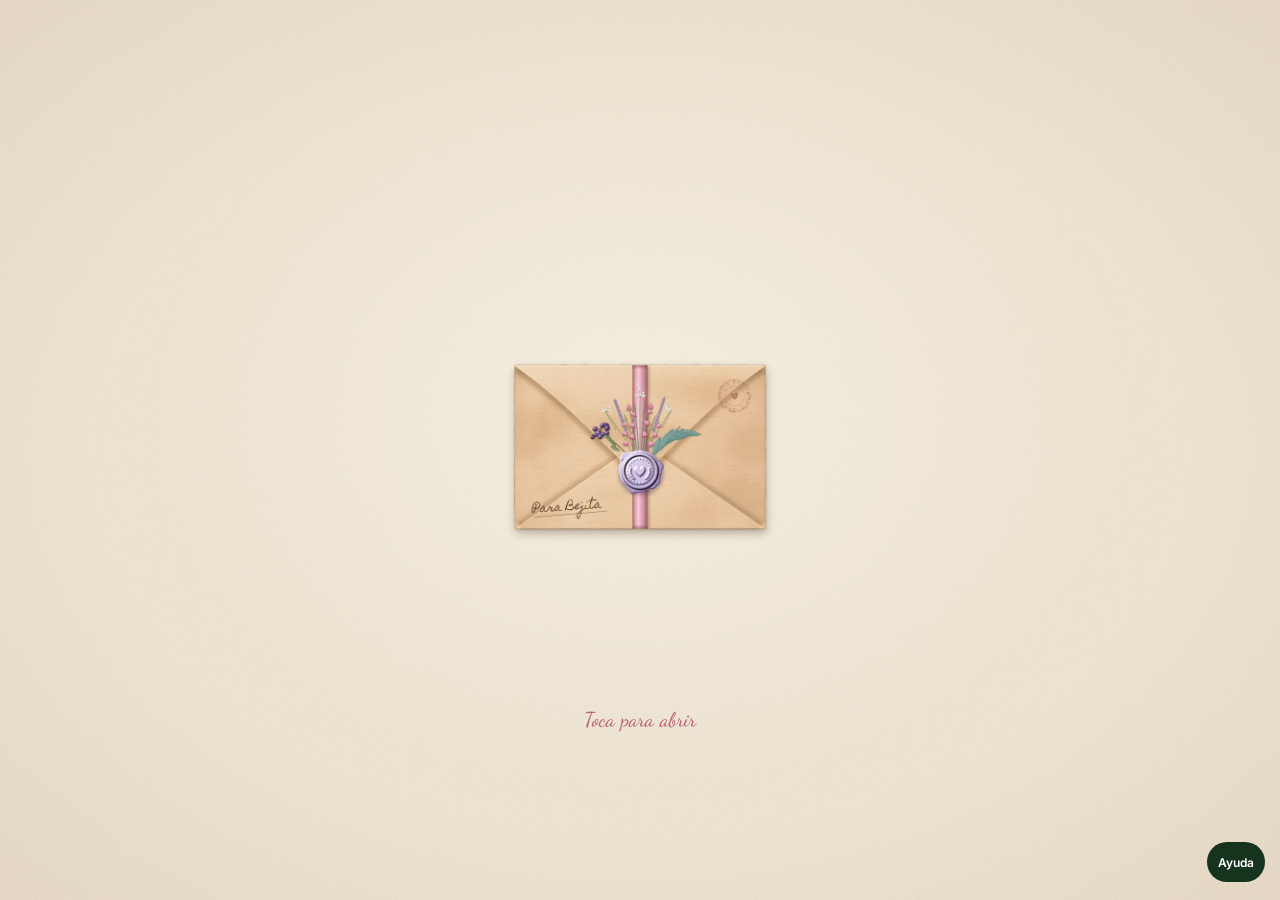
<file: index.html>
<!doctype html>
<html lang="es">
<head>
  <meta charset="utf-8">
  <meta name="viewport" content="width=device-width, initial-scale=1, viewport-fit=cover">
  <title>Canciones para ti</title>
  <meta name="description" content="Un mixtape para Bejita">
  <!-- regalo privado: que no aparezca en buscadores -->
  <meta name="robots" content="noindex, nofollow">
  <meta name="theme-color" content="#EFE5D3">
  <!-- Vista previa para WhatsApp y redes (los rastreadores no ejecutan JS, por eso va aquí) -->
  <meta property="og:type" content="website">
  <meta property="og:title" content="Canciones para ti 💌">
  <meta property="og:description" content="Un mixtape para Bejita">
  <meta property="og:image" content="img/og-image.jpg">
  <meta property="og:image:width" content="1200">
  <meta property="og:image:height" content="630">
  <link rel="icon" href="data:image/svg+xml,%3Csvg xmlns='http://www.w3.org/2000/svg' viewBox='0 0 32 32'%3E%3Cpath fill='%23F7A8C0' d='M16 28.5S3.5 21 3.5 11.8A6.8 6.8 0 0 1 16 8.1a6.8 6.8 0 0 1 12.5 3.7C28.5 21 16 28.5 16 28.5z'/%3E%3C/svg%3E">
  <link rel="stylesheet" href="css/styles.css?v=9">
  <!-- lo primero que se ve: el sobre; se pide antes que todo lo demás -->
  <link rel="preload" href="img/sobre-cerrado.webp?v=9" as="image" type="image/webp" fetchpriority="high">
  <link rel="preload" href="img/sobre-abierto.webp?v=9" as="image" type="image/webp">
</head>
<body data-screen="LOADING">

  <!-- MAIN: montada desde el inicio, debajo de todo -->
  <main class="main" id="main" inert aria-hidden="true">
    <div class="room" id="room" aria-hidden="true"></div>
    <section class="card" id="card" aria-labelledby="title">
      <div class="card__inner">
        <span class="arc arc--tl" aria-hidden="true"></span>
        <p class="eyebrow" id="eyebrow"></p>
        <h1 class="title" id="title"></h1>

        <div class="cassette" id="cassette" role="button" tabindex="0" aria-pressed="false">
          <!-- capas: interior (cinta) → carretes que giran → carcasa con el vidrio de la ventana -->
          <img class="cassette__inside" id="cassetteInside" alt="" decoding="async" draggable="false">
          <img class="reel reel--l" id="reelL" alt="" decoding="async" draggable="false">
          <img class="reel reel--r" id="reelR" alt="" decoding="async" draggable="false">
          <img class="cassette__img" id="cassetteImg" alt="" decoding="async" draggable="false">
        </div>

        <div class="bottom">
          <div class="tracks">
            <ol class="tracklist" id="tracklist"></ol>
            <p class="status" id="status" aria-live="polite"></p>
          </div>
          <div class="side">
            <aside class="note" aria-labelledby="noteLabel">
              <span class="washi" aria-hidden="true"></span>
              <p class="label note__label" id="noteLabel"></p>
              <div class="note__body" id="noteBody"></div>
            </aside>
          </div>
        </div>

        <!-- Secciones de amor: razones, futuro y promesa (se construyen desde config.js) -->
        <div class="love" id="love"></div>

        <div class="card__footer">
          <button class="finish" id="finish" type="button"></button>
        </div>
        <span class="arc arc--br" aria-hidden="true"></span>
      </div>
    </section>
  </main>

  <!-- ENVELOPE -->
  <section class="envelope" id="envelope" role="button" tabindex="-1">
    <div class="envelope__wrap" id="envWrap">
      <div class="envelope__float" id="envFloat">
        <img class="envelope__img envelope__img--closed" id="envClosed" alt="" decoding="async" draggable="false">
        <img class="envelope__img envelope__img--open" id="envOpen" alt="" decoding="async" draggable="false">
      </div>
    </div>
    <p class="tap tap--open" id="tapOpen" aria-hidden="true"></p>
  </section>

  <!-- Muro de flores (se crea y se destruye desde JS) -->
  <div class="wall-host" id="wallHost"></div>

  <!-- PANEL "Hay más aquí" -->
  <div class="panel" id="panel" role="dialog" aria-modal="true" hidden>
    <div class="panel__scroll" id="panelScroll">
      <button class="letter-card" id="letterCard" type="button">
        <span class="label letter-card__label" id="letterLabel"></span>
        <span class="letter-card__title" id="letterTitle"></span>
        <span class="letter-card__sub" id="letterSub"></span>
        <span class="letter-card__from" id="letterFrom"></span>
      </button>

      <div class="voice" id="voice" hidden>
        <button class="voice__btn" id="voiceBtn" type="button">
          <svg class="i-play" viewBox="0 0 10 12" width="12" height="14" aria-hidden="true"><path d="M0 0L10 6L0 12Z" fill="currentColor"/></svg>
          <svg class="i-pause" viewBox="0 0 10 12" width="12" height="14" aria-hidden="true"><rect width="3.4" height="12" rx="1" fill="currentColor"/><rect x="6.6" width="3.4" height="12" rx="1" fill="currentColor"/></svg>
        </button>
        <span class="voice__text">
          <span class="voice__title" id="voiceTitle"></span>
          <span class="voice__hint" id="voiceHint"></span>
        </span>
        <span class="wave" id="wave" aria-hidden="true"></span>
        <span class="voice__time" id="voiceTime">0:15</span>
      </div>

      <section class="bouquet" id="bouquet" aria-labelledby="bouquetTitle">
        <h2 class="bouquet__title" id="bouquetTitle"></h2>
        <p class="label bouquet__from" id="bouquetFrom"></p>
        <div class="bouquet__rise" id="bouquetRise">
          <img class="bouquet__img" id="bouquetImg" alt="" decoding="async" draggable="false">
        </div>
      </section>

      <section class="player" id="player">
        <img class="player__cover" id="playerCover" alt="" decoding="async">
        <div class="player__text">
          <p class="player__title" id="playerTitle"></p>
          <p class="player__artist" id="playerArtist"></p>
          <div class="player__progress">
            <div class="seek" id="seek" role="slider" tabindex="0" aria-valuemin="0" aria-valuemax="0" aria-valuenow="0">
              <span class="seek__fill" id="seekFill"></span>
            </div>
            <span class="player__time" id="playerTime">0:00</span>
          </div>
        </div>
        <div class="player__controls">
          <svg class="player__icon" viewBox="0 0 20 20" width="20" height="20" aria-hidden="true"><circle cx="10" cy="10" r="9" fill="none" stroke="#fff" stroke-width="1.4"/><path d="M6 10.4l2.6 2.5L14 7.6" fill="none" stroke="#fff" stroke-width="1.6" stroke-linecap="round" stroke-linejoin="round"/></svg>
          <svg class="player__icon" viewBox="0 0 20 20" width="20" height="20" aria-hidden="true"><circle cx="4" cy="10" r="1.7" fill="#fff"/><circle cx="10" cy="10" r="1.7" fill="#fff"/><circle cx="16" cy="10" r="1.7" fill="#fff"/></svg>
          <button class="player__play" id="playerPlay" type="button">
            <svg class="i-play" viewBox="0 0 10 12" width="11" height="13" aria-hidden="true"><path d="M0 0L10 6L0 12Z" fill="currentColor"/></svg>
            <svg class="i-pause" viewBox="0 0 10 12" width="11" height="13" aria-hidden="true"><rect width="3.4" height="12" rx="1" fill="currentColor"/><rect x="6.6" width="3.4" height="12" rx="1" fill="currentColor"/></svg>
          </button>
        </div>
        <svg class="player__badge" viewBox="0 0 14 14" width="14" height="14" aria-hidden="true"><path d="M5 10.6V2.4l7-1.4v8" fill="none" stroke="#fff" stroke-width="1.3" stroke-linejoin="round"/><ellipse cx="3.4" cy="10.8" rx="2" ry="1.6" fill="#fff"/><ellipse cx="10.4" cy="9.4" rx="2" ry="1.6" fill="#fff"/></svg>
      </section>

      <div class="video" id="video" hidden></div>
    </div>
  </div>

  <!-- Letra en español, sincronizada con la canción (se llena en js/letra.js) -->
  <section class="lyrics" id="lyrics" aria-live="off">
    <svg class="lyrics__note" viewBox="0 0 24 24" width="22" height="22" aria-hidden="true"><path d="M9 17.5V5.2l10-2v11.6" fill="none" stroke="currentColor" stroke-width="1.6" stroke-linejoin="round"/><ellipse cx="6.6" cy="17.6" rx="2.9" ry="2.3" fill="currentColor"/><ellipse cx="16.6" cy="15" rx="2.9" ry="2.3" fill="currentColor"/></svg>
    <p class="lyrics__text" id="lyricsText"></p>
    <p class="lyrics__echo" id="lyricsEcho"></p>
    <span class="lyrics__bar" id="lyricsBar" aria-hidden="true"></span>
  </section>

  <!-- Flotantes -->
  <button class="heart" id="heart" type="button" aria-haspopup="dialog" aria-controls="panel" aria-expanded="false">
    <svg viewBox="0 0 32 32" width="20" height="20" aria-hidden="true"><path fill="currentColor" d="M16 28.5S3.5 21 3.5 11.8A6.8 6.8 0 0 1 16 8.1a6.8 6.8 0 0 1 12.5 3.7C28.5 21 16 28.5 16 28.5z"/></svg>
  </button>
  <button class="pill" id="pill" type="button" aria-haspopup="dialog" aria-controls="panel"></button>
  <div class="help" id="help">
    <div class="help__bubble" id="helpBubble" role="tooltip" hidden></div>
    <button class="help__btn" id="helpBtn" type="button" aria-expanded="false" aria-controls="helpBubble"></button>
  </div>

  <!-- Modal de la carta -->
  <div class="modal" id="modal" role="dialog" aria-modal="true" aria-labelledby="modalTitle" hidden>
    <div class="modal__overlay" id="modalOverlay"></div>
    <article class="modal__sheet" id="modalSheet">
      <button class="modal__close" id="modalClose" type="button">
        <svg viewBox="0 0 16 16" width="16" height="16" aria-hidden="true"><path d="M3 3l10 10M13 3L3 13" stroke="currentColor" stroke-width="1.6" stroke-linecap="round"/></svg>
      </button>
      <h2 class="modal__title" id="modalTitle"></h2>
      <div class="modal__body" id="modalBody"></div>
      <p class="modal__sign" id="modalSign"></p>
    </article>
  </div>

  <script src="js/config.js?v=9"></script>
  <script src="js/letra.js?v=9"></script>
  <script src="js/vendor/gsap.min.js"></script>
  <script src="js/main.js?v=9"></script>
</body>
</html>
</file>
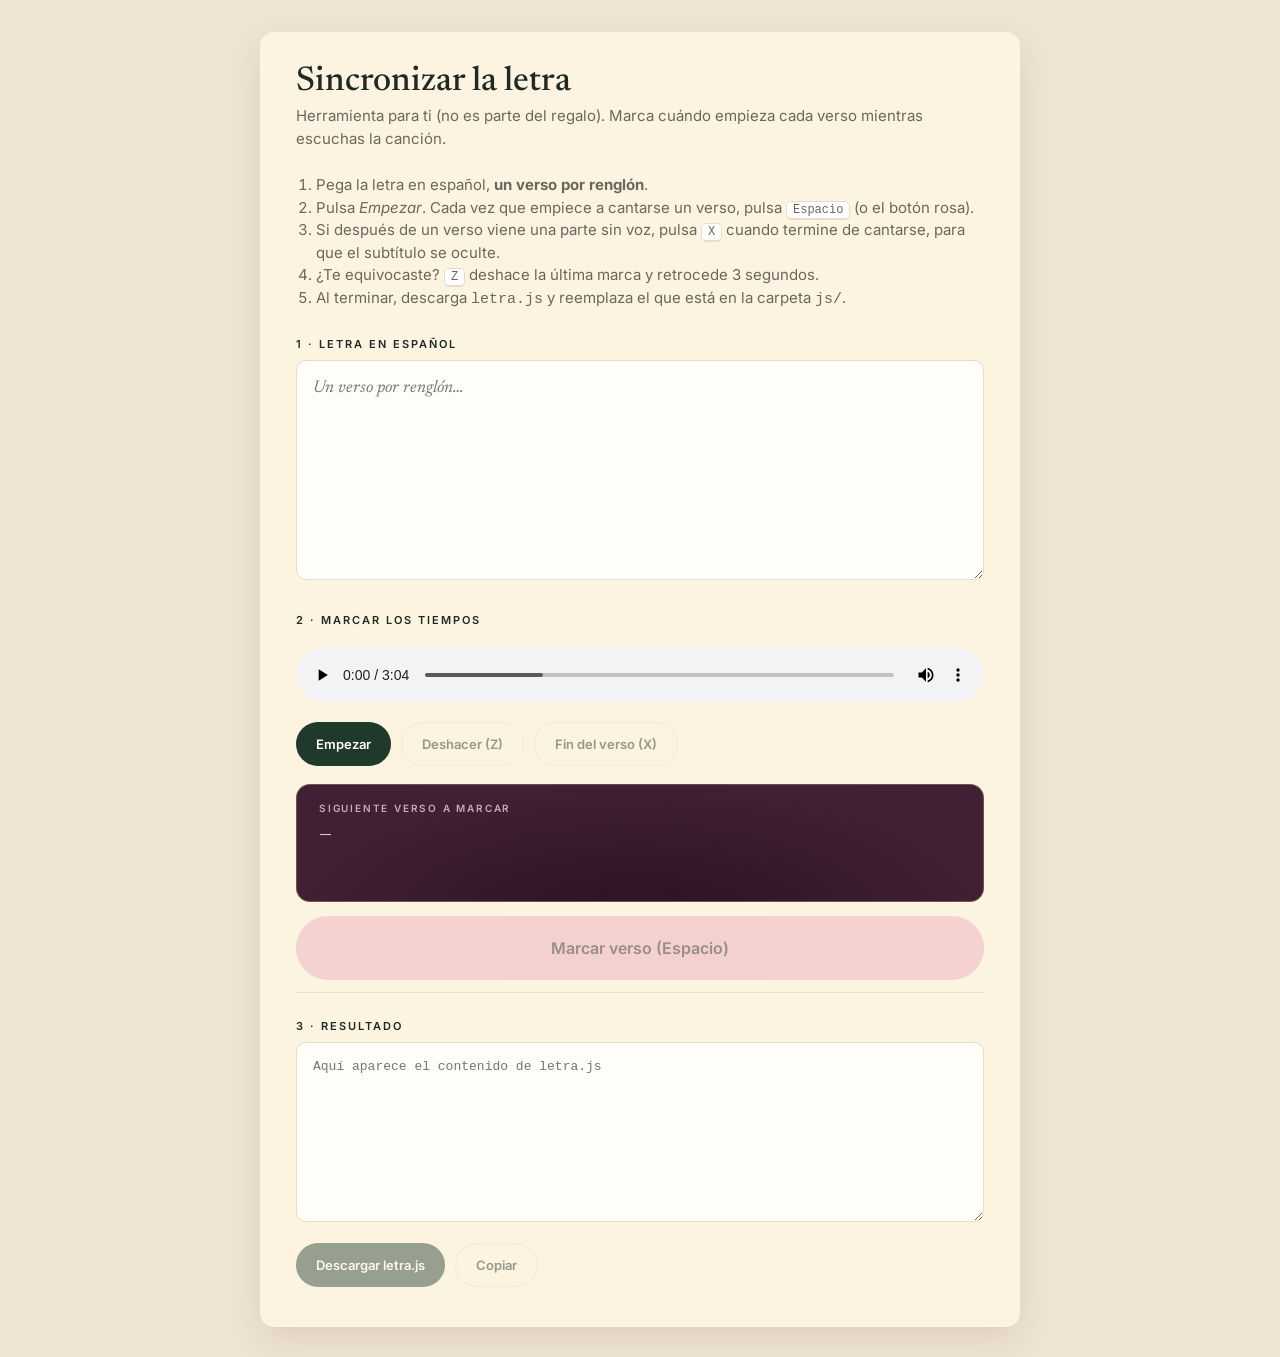
<file: sincronizar.html>
<!doctype html>
<html lang="es">
<head>
  <meta charset="utf-8">
  <meta name="viewport" content="width=device-width, initial-scale=1">
  <title>Sincronizar letra</title>
  <meta name="robots" content="noindex">
  <link rel="preconnect" href="https://fonts.googleapis.com">
  <link rel="preconnect" href="https://fonts.gstatic.com" crossorigin>
  <link rel="stylesheet" href="https://fonts.googleapis.com/css2?family=Inter:wght@400;500;600&family=Newsreader:ital,opsz,wght@0,6..72,500;1,6..72,400&display=swap">
  <style>
    :root {
      --paper: #FCF3E1;
      --ink: #1F2A22;
      --ink-soft: #6E665C;
      --rule: #E6DDCB;
      --plum: #402033;
      --plum-deep: #2A1222;
      --cream: #F6E9DF;
      --green: #1F3A2A;
      --focus: #E58FAA;
    }
    * { box-sizing: border-box; }
    body {
      margin: 0;
      background: #EFE5D3;
      color: var(--ink);
      font: 15px/1.5 Inter, system-ui, sans-serif;
    }
    main {
      max-width: 760px;
      margin: 32px auto;
      padding: 32px 36px 40px;
      background: var(--paper);
      border-radius: 14px;
      box-shadow: 0 12px 36px rgba(120, 70, 60, .14);
    }
    h1 { margin: 0 0 4px; font: 500 34px/1.1 Newsreader, Georgia, serif; }
    .lead { margin: 0 0 24px; color: var(--ink-soft); }
    h2 {
      margin: 28px 0 10px;
      font: 600 11px/1 Inter, sans-serif;
      letter-spacing: .18em;
      text-transform: uppercase;
    }
    ol.steps { margin: 0; padding-left: 20px; color: var(--ink-soft); }
    textarea {
      width: 100%;
      min-height: 220px;
      padding: 14px 16px;
      border: 1px solid var(--rule);
      border-radius: 10px;
      background: #FFFDF8;
      color: var(--ink);
      font: italic 17px/1.6 Newsreader, Georgia, serif;
      resize: vertical;
    }
    textarea.code { min-height: 180px; font: 13px/1.5 ui-monospace, Consolas, monospace; font-style: normal; }
    audio { width: 100%; margin-top: 12px; }
    .row { display: flex; flex-wrap: wrap; gap: 10px; align-items: center; margin-top: 14px; }
    button {
      min-height: 44px;
      padding: 0 20px;
      border: 0;
      border-radius: 999px;
      background: var(--green);
      color: #fff;
      font: 600 13px Inter, sans-serif;
      cursor: pointer;
    }
    button.ghost { background: transparent; color: var(--ink); border: 1px solid var(--rule); }
    button:disabled { opacity: .45; cursor: not-allowed; }
    button:focus-visible, textarea:focus-visible { outline: 2px solid var(--focus); outline-offset: 2px; }
    .stage {
      margin-top: 18px;
      padding: 18px 22px;
      border-radius: 14px;
      background: radial-gradient(ellipse at 50% 120%, var(--plum-deep), var(--plum) 70%);
      color: var(--cream);
      border: 1px solid rgba(233, 200, 142, .3);
    }
    .stage small { display: block; color: #C9A9B6; font: 600 10px/1 Inter, sans-serif; letter-spacing: .18em; text-transform: uppercase; }
    .stage p { margin: 8px 0 0; font: italic 20px/1.35 Newsreader, Georgia, serif; min-height: 27px; }
    .stage .next { opacity: .5; font-size: 16px; }
    .mark {
      width: 100%;
      min-height: 64px;
      margin-top: 14px;
      font-size: 16px;
      background: #E7A9BA;
      color: var(--plum-deep);
    }
    .status { color: var(--ink-soft); font-size: 13px; }
    ul.marks { list-style: none; margin: 12px 0 0; padding: 0; max-height: 240px; overflow: auto; border-top: 1px solid var(--rule); }
    ul.marks li { display: grid; grid-template-columns: 64px 1fr; gap: 12px; padding: 6px 0; border-bottom: 1px solid var(--rule); font-size: 14px; }
    ul.marks time { font-variant-numeric: tabular-nums; color: var(--ink-soft); }
    kbd { padding: 1px 6px; border: 1px solid var(--rule); border-bottom-width: 2px; border-radius: 5px; background: #fff; font: 12px ui-monospace, Consolas, monospace; }
    @media (max-width: 600px) { main { margin: 0; border-radius: 0; padding: 24px 20px; } }
  </style>
</head>
<body>
  <main>
    <h1>Sincronizar la letra</h1>
    <p class="lead">Herramienta para ti (no es parte del regalo). Marca cuándo empieza cada verso mientras escuchas la canción.</p>

    <ol class="steps">
      <li>Pega la letra en español, <strong>un verso por renglón</strong>.</li>
      <li>Pulsa <em>Empezar</em>. Cada vez que empiece a cantarse un verso, pulsa <kbd>Espacio</kbd> (o el botón rosa).</li>
      <li>Si después de un verso viene una parte sin voz, pulsa <kbd>X</kbd> cuando termine de cantarse, para que el subtítulo se oculte.</li>
      <li>¿Te equivocaste? <kbd>Z</kbd> deshace la última marca y retrocede 3 segundos.</li>
      <li>Al terminar, descarga <code>letra.js</code> y reemplaza el que está en la carpeta <code>js/</code>.</li>
    </ol>

    <h2>1 · Letra en español</h2>
    <textarea id="verses" placeholder="Un verso por renglón…" spellcheck="false"></textarea>

    <h2>2 · Marcar los tiempos</h2>
    <audio id="audio" controls preload="metadata"></audio>
    <div class="row">
      <button id="start" type="button">Empezar</button>
      <button id="undo" type="button" class="ghost" disabled>Deshacer (Z)</button>
      <button id="end" type="button" class="ghost" disabled>Fin del verso (X)</button>
      <span class="status" id="status"></span>
    </div>
    <div class="stage" aria-live="polite">
      <small>Siguiente verso a marcar</small>
      <p id="nextLine">—</p>
      <p class="next" id="afterLine"></p>
    </div>
    <button id="mark" type="button" class="mark" disabled>Marcar verso (Espacio)</button>
    <ul class="marks" id="marks"></ul>

    <h2>3 · Resultado</h2>
    <textarea id="output" class="code" readonly placeholder="Aquí aparece el contenido de letra.js"></textarea>
    <div class="row">
      <button id="download" type="button" disabled>Descargar letra.js</button>
      <button id="copy" type="button" class="ghost" disabled>Copiar</button>
    </div>
  </main>

  <script src="js/config.js"></script>
  <script>
  (function () {
    'use strict';
    var $ = function (id) { return document.getElementById(id); };
    var audio = $('audio'), versesEl = $('verses'), output = $('output'), marksEl = $('marks');
    var track = (window.CONFIG && window.CONFIG.tracks && window.CONFIG.tracks[0]) || { n: '01', src: './musica/dream-girl.mp3' };
    audio.src = track.src;

    var verses = [], marks = [], running = false; // marks: { i, t, fin }

    function fmt(s) { s = Math.max(0, s); var m = Math.floor(s / 60); var r = (s - m * 60).toFixed(2); return m + ':' + (r < 10 ? '0' : '') + r; }
    function readVerses() {
      return versesEl.value.split(/\r?\n/).map(function (l) { return l.trim(); }).filter(Boolean);
    }
    function render() {
      var next = verses[marks.length];
      $('nextLine').textContent = running ? (next || '¡Listo! Ya marcaste todos los versos.') : (verses[0] || '—');
      $('afterLine').textContent = running && verses[marks.length + 1] ? verses[marks.length + 1] : '';
      $('mark').disabled = !running || !next;
      $('undo').disabled = !running || !marks.length;
      $('end').disabled = !running || !marks.length || marks[marks.length - 1].fin != null;
      $('status').textContent = running ? (marks.length + ' de ' + verses.length + ' versos marcados') : '';
      marksEl.innerHTML = '';
      marks.forEach(function (m) {
        var li = document.createElement('li');
        var time = document.createElement('time');
        time.textContent = fmt(m.t);
        var span = document.createElement('span');
        span.textContent = verses[m.i];
        li.append(time, span);
        marksEl.appendChild(li);
      });
      marksEl.scrollTop = marksEl.scrollHeight;
      buildOutput();
    }
    function buildOutput() {
      if (!marks.length) { output.value = ''; $('download').disabled = $('copy').disabled = true; return; }
      var rows = marks.map(function (m, k) {
        var nxt = marks[k + 1];
        var fin = m.fin != null ? m.fin : (nxt ? Math.max(m.t + 0.5, nxt.t - 0.1) : m.t + 5);
        return '    { t: ' + m.t.toFixed(2) + ', fin: ' + fin.toFixed(2) + ', texto: ' + JSON.stringify(verses[m.i]) + ' }, // ' + fmt(m.t);
      });
      output.value =
        '/*\n * LETRA EN ESPAÑOL, sincronizada con la canción (generada con sincronizar.html).\n' +
        ' * t = segundo en que empieza el verso, fin = segundo en que termina.\n */\n' +
        'window.LETRAS = {\n  ' + JSON.stringify(track.n || '01') + ': [\n' + rows.join('\n') + '\n  ]\n};\n';
      $('download').disabled = $('copy').disabled = false;
    }
    function markVerse() {
      if (!running || marks.length >= verses.length) return;
      var t = Math.max(0, audio.currentTime - 0.08); // compensa el tiempo de reacción
      var prev = marks[marks.length - 1];
      if (prev && t <= prev.t + 0.15) {
        $('status').textContent = 'Espera a que empiece el siguiente verso (va después de ' + fmt(prev.t) + ').';
        return;
      }
      if (prev && prev.fin != null && prev.fin > t) prev.fin = t;
      marks.push({ i: marks.length, t: t, fin: null });
      render();
    }
    function endVerse() {
      var last = marks[marks.length - 1];
      if (!running || !last || last.fin != null) return;
      last.fin = Math.max(last.t + 0.3, audio.currentTime);
      render();
    }
    function undo() {
      if (!marks.length) return;
      var last = marks.pop();
      var prev = marks[marks.length - 1];
      if (prev) prev.fin = null;
      audio.currentTime = Math.max(prev ? prev.t + 0.2 : 0, last.t - 3);
      render();
    }

    $('start').addEventListener('click', function () {
      verses = readVerses();
      if (!verses.length) { versesEl.focus(); $('status').textContent = 'Primero pega la letra (un verso por renglón).'; return; }
      marks = [];
      running = true;
      audio.currentTime = 0;
      audio.play();
      render();
      $('mark').focus();
    });
    $('mark').addEventListener('click', markVerse);
    $('end').addEventListener('click', endVerse);
    $('undo').addEventListener('click', undo);
    document.addEventListener('keydown', function (e) {
      if (!running || e.target === versesEl || e.target === output) return;
      if (e.code === 'Space') { e.preventDefault(); markVerse(); }
      else if (e.key === 'x' || e.key === 'X') { e.preventDefault(); endVerse(); }
      else if (e.key === 'z' || e.key === 'Z') { e.preventDefault(); undo(); }
    });
    $('download').addEventListener('click', function () {
      var blob = new Blob([output.value], { type: 'application/javascript' });
      var a = document.createElement('a');
      a.href = URL.createObjectURL(blob);
      a.download = 'letra.js';
      document.body.appendChild(a);
      a.click();
      setTimeout(function () { URL.revokeObjectURL(a.href); a.remove(); }, 500);
    });
    $('copy').addEventListener('click', function () {
      output.select();
      var done = function () { $('status').textContent = 'Copiado. Pégalo en js/letra.js.'; };
      if (navigator.clipboard) navigator.clipboard.writeText(output.value).then(done, function () { document.execCommand('copy'); done(); });
      else { document.execCommand('copy'); done(); }
    });
    render();
  })();
  </script>
</body>
</html>
</file>
<file: css/styles.css>
/* ==========================================================================
   Canciones para ti — micrositio "mixtape"
   ========================================================================== */

/* Tipografías incluidas en el sitio (licencia OFL): carga rápida y sin depender de servidores externos */
@font-face {
  font-family: "Inter";
  font-style: normal;
  font-weight: 400 700;
  font-display: swap;
  src: url("../fonts/inter-var.woff2") format("woff2");
}
@font-face {
  font-family: "Newsreader";
  font-style: normal;
  font-weight: 500 600;
  font-display: swap;
  src: url("../fonts/newsreader.woff2") format("woff2");
}
@font-face {
  font-family: "Newsreader";
  font-style: italic;
  font-weight: 400;
  font-display: swap;
  src: url("../fonts/newsreader-italic.woff2") format("woff2");
}
@font-face {
  font-family: "Dancing Script";
  font-style: normal;
  font-weight: 500;
  font-display: swap;
  src: url("../fonts/dancing-script-500.woff2") format("woff2");
}

:root {
  /* Pantalla del sobre */
  --c-envelope-bg:     #EFE5D3;
  --c-tap:             #B5536A;

  /* Tarjeta de papel */
  --c-paper:           #FCF3E1;
  --c-paper-lines:     rgba(150, 120, 80, .035);
  --c-ink:             #1F2A22;
  --c-ink-soft:        #6E665C;
  --c-rule:            #E6DDCB;
  --c-note:            #FAE9BF;
  --c-washi:           #FEF0D6;
  --c-green:           #1F3A2A;
  --c-green-help:      #16331D;

  /* Botones flotantes */
  --c-heart-bg:        #5A1D2E;
  --c-heart-icon:      #F7A8C0;
  --c-pill:            #F9CEDB;
  --c-pill-text:       #4A2A33;

  /* Panel lateral */
  --c-panel-frame:     #312324;
  --c-panel-card:      #ECE2D5;
  --c-panel-card-edge: #D9CDBC;
  --c-panel-pill:      #F2E8D9;
  --c-wave-on:         #2E4A36;
  --c-wave-off:        #C9CDBB;
  --c-plum-center:     #402033;
  --c-plum-edge:       #170717;
  --c-plum-sub:        #A88C99;
  --c-player:          #0E5468;

  /* Sombras */
  --sh-card:   0 0 40px rgba(120, 70, 60, .15);
  --sh-panel:  0 24px 60px rgba(20, 8, 12, .45);
  --sh-float:  0 4px 12px rgba(60, 20, 30, .30);
  --sh-note:   0 2px 6px rgba(120, 90, 40, .10);

  /* Hover: fondo 8% más claro */
  --c-green-hover:      #314A3B;
  --c-green-help-hover: #28432F;

  --focus: #E58FAA;

  --f-serif:  "Newsreader", "Source Serif 4", Georgia, "Times New Roman", serif;
  --f-sans:   "Inter", system-ui, -apple-system, "Segoe UI", Roboto, sans-serif;
  --f-script: "Dancing Script", "Brush Script MT", cursive;

  /* Ruido SVG (feTurbulence, baseFrequency .9) a distintas opacidades */
  --noise-paper: url("data:image/svg+xml,%3Csvg xmlns='http://www.w3.org/2000/svg' width='180' height='180'%3E%3Cfilter id='n'%3E%3CfeTurbulence type='fractalNoise' baseFrequency='0.9' numOctaves='2' stitchTiles='stitch'/%3E%3CfeColorMatrix values='0 0 0 0 0 0 0 0 0 0 0 0 0 0 0 0 0 0 2.2 -0.6'/%3E%3C/filter%3E%3Crect width='100%25' height='100%25' filter='url(%23n)' opacity='0.03'/%3E%3C/svg%3E");
  --noise-note:  url("data:image/svg+xml,%3Csvg xmlns='http://www.w3.org/2000/svg' width='180' height='180'%3E%3Cfilter id='n'%3E%3CfeTurbulence type='fractalNoise' baseFrequency='0.9' numOctaves='2' stitchTiles='stitch'/%3E%3CfeColorMatrix values='0 0 0 0 0 0 0 0 0 0 0 0 0 0 0 0 0 0 2.2 -0.6'/%3E%3C/filter%3E%3Crect width='100%25' height='100%25' filter='url(%23n)' opacity='0.04'/%3E%3C/svg%3E");
  --noise-env:   url("data:image/svg+xml,%3Csvg xmlns='http://www.w3.org/2000/svg' width='180' height='180'%3E%3Cfilter id='n'%3E%3CfeTurbulence type='fractalNoise' baseFrequency='0.9' numOctaves='2' stitchTiles='stitch'/%3E%3CfeColorMatrix values='0 0 0 0 0 0 0 0 0 0 0 0 0 0 0 0 0 0 2.2 -0.6'/%3E%3C/filter%3E%3Crect width='100%25' height='100%25' filter='url(%23n)' opacity='0.025'/%3E%3C/svg%3E");

  --safe-b: env(safe-area-inset-bottom, 0px);
}

*, *::before, *::after { box-sizing: border-box; }

html, body { height: 100%; }

body {
  margin: 0;
  height: 100vh;
  height: 100dvh;
  overflow: hidden;
  background: var(--c-envelope-bg);
  color: var(--c-ink);
  font-family: var(--f-sans);
  -webkit-font-smoothing: antialiased;
  -webkit-tap-highlight-color: transparent;
  text-rendering: optimizeLegibility;
}

button {
  font: inherit;
  color: inherit;
  background: none;
  border: 0;
  padding: 0;
  margin: 0;
  cursor: pointer;
}

img { display: block; max-width: 100%; user-select: none; -webkit-user-drag: none; }

p { margin: 0; }

[hidden] { display: none !important; }

:focus { outline: none; }
:focus-visible { outline: 2px solid var(--focus); outline-offset: 2px; }

.label {
  font-family: var(--f-sans);
  font-weight: 600;
  font-size: 11px;
  letter-spacing: .18em;
  text-transform: uppercase;
}

.tap {
  margin: 0;
  font-family: var(--f-script);
  font-weight: 500;
  font-size: 20px;
  letter-spacing: .01em;
  white-space: nowrap;
  pointer-events: none;
}

/* ==========================================================================
   MAIN
   ========================================================================== */

.main {
  position: fixed;
  inset: 0;
  z-index: 1;
}

.room {
  position: fixed;
  inset: 0;
  background-color: #F0CBC0;
  background-size: cover;
  background-position: center;
  background-repeat: no-repeat;
}
.room::after {
  content: "";
  position: absolute;
  inset: 0;
  background: rgba(250, 225, 215, .08);
}

.card {
  position: fixed;
  top: 0;
  bottom: 0;
  left: 50%;
  translate: -50% 0;
  width: clamp(340px, 45vw, 720px);
  border-radius: 14px;
  background: var(--c-paper);
  box-shadow: var(--sh-card);
  overflow-y: auto;
  overflow-x: hidden;
  overscroll-behavior: contain;
  scrollbar-width: none;
  -webkit-overflow-scrolling: touch;
}
.card::-webkit-scrollbar { display: none; }

.card__inner {
  position: relative;
  min-height: 100%;
  overflow: hidden;
  /* abajo deja sitio a la franja de la letra: el botón final nunca queda tapado */
  padding: 6vh 5% calc(4vh + 84px);
  background:
    var(--noise-paper),
    repeating-linear-gradient(0deg, var(--c-paper-lines) 0 1px, transparent 1px 4px),
    radial-gradient(ellipse at 50% 0%, rgba(255, 252, 244, .9), rgba(255, 252, 244, 0) 60%),
    var(--c-paper);
}

.arc {
  position: absolute;
  width: 20%;
  aspect-ratio: 1;
  border: 1px solid var(--c-rule);
  border-radius: 50%;
  pointer-events: none;
}
.arc--tl { left: 0; top: 0; translate: -50% -50%; }
.arc--br { right: 0; bottom: 0; translate: 50% 50%; }

.eyebrow {
  position: relative;
  font-family: var(--f-sans);
  font-weight: 600;
  font-size: 11px;
  letter-spacing: .22em;
  text-transform: uppercase;
  color: var(--c-ink);
}

.title {
  position: relative;
  margin: 10px 0 0;
  font-family: var(--f-serif);
  font-weight: 500;
  font-size: clamp(36px, 3.2vw, 46px);
  letter-spacing: -.01em;
  line-height: 1.05;
  color: var(--c-ink);
}

/* Casete */
.cassette {
  position: relative;
  width: 70%;
  aspect-ratio: 1.36;
  margin: 22px auto 0;
  cursor: pointer;
  border-radius: 3.3% / 4.5%;
}
/* sombra en su propia capa (un filtro sobre el casete se recalcularía con cada vuelta de los carretes) */
.cassette::before {
  content: "";
  position: absolute;
  inset: 4% 3% 0;
  border-radius: inherit;
  box-shadow: 0 18px 28px -10px rgba(70, 60, 40, .42), 0 6px 12px -6px rgba(70, 60, 40, .22);
  pointer-events: none;
}
.cassette__img,
.cassette__inside {
  position: absolute;
  inset: 0;
  width: 100%;
  height: 100%;
  pointer-events: none;
}
.reel {
  position: absolute;
  top: 43%;
  width: 12.5%;
  aspect-ratio: 1;
  translate: -50% -50%;
  pointer-events: none;
  will-change: transform;
}
.reel--l { left: 33.5%; }
.reel--r { left: 66.5%; }

/* Bloque inferior */
.bottom {
  position: relative;
  margin-top: 36px;
  display: grid;
  grid-template-columns: 1.15fr .95fr;
  column-gap: 6%;
  align-items: start;
}

.tracklist {
  list-style: none;
  margin: 0;
  padding: 0;
  border-top: 1px solid var(--c-rule);
  border-bottom: 1px solid var(--c-rule);
}

.track {
  display: grid;
  grid-template-columns: 34px 1fr 36px;
  align-items: center;
  height: 60px;
  cursor: pointer;
}
.track + .track { border-top: 1px solid var(--c-rule); }

.track__n {
  font-family: var(--f-serif);
  font-style: italic;
  font-weight: 400;
  font-size: 17px;
  color: var(--c-ink);
}
.track__text { display: flex; flex-direction: column; gap: 2px; min-width: 0; }
.track__title {
  font-weight: 600;
  font-size: 14px;
  color: var(--c-ink);
  white-space: nowrap;
  overflow: hidden;
  text-overflow: ellipsis;
}
.track__artist {
  font-weight: 400;
  font-size: 12px;
  color: var(--c-ink-soft);
  white-space: nowrap;
  overflow: hidden;
  text-overflow: ellipsis;
}

.track__btn {
  width: 36px;
  height: 36px;
  border-radius: 50%;
  border: 1px solid var(--c-rule);
  display: grid;
  place-items: center;
  color: var(--c-ink);
  transition: background-color 150ms ease, border-color 150ms ease, color 150ms ease;
}
.track__btn .i-play { margin-left: 1px; }

.i-pause { display: none; }
.is-playing .i-play { display: none; }
.is-playing .i-pause { display: block; }

@media (hover: hover) {
  .track:hover .track__btn {
    background: var(--c-green);
    border-color: transparent;
    color: #fff;
  }
}
.track.is-playing .track__btn {
  background: var(--c-green);
  border-color: transparent;
  color: #fff;
}

.status {
  margin-top: 14px;
  font-weight: 500;
  font-size: 11px;
  color: var(--c-ink);
}

/* Nota adhesiva */
.side { display: flex; flex-direction: column; align-items: flex-start; }

.note {
  position: relative;
  width: 100%;
  padding: 22px 24px;
  border-radius: 2px 2px 2px 2px / 2px 2px 6px 2px;
  background:
    var(--noise-note),
    linear-gradient(170deg, rgba(255, 250, 230, .55), rgba(255, 250, 230, 0) 45%),
    linear-gradient(0deg, rgba(196, 150, 70, .08), rgba(196, 150, 70, 0) 30%),
    var(--c-note);
  box-shadow: var(--sh-note), inset 0 1px 0 rgba(255, 255, 255, .6);
}
/* esquina inferior derecha apenas levantada */
.note::after {
  content: "";
  position: absolute;
  right: 0;
  bottom: 0;
  width: 26px;
  height: 26px;
  background: linear-gradient(135deg, rgba(255, 255, 255, 0) 50%, rgba(214, 178, 106, .28) 50%, rgba(255, 244, 214, .9) 100%);
  border-radius: 0 0 2px 0;
  box-shadow: -2px -2px 5px rgba(150, 110, 40, .1);
  pointer-events: none;
}
.washi {
  position: absolute;
  top: -7px;
  left: 50%;
  translate: -50% 0;
  rotate: -1.5deg;
  width: 34%;
  height: 14px;
  background:
    repeating-linear-gradient(-45deg, rgba(232, 160, 176, .28) 0 2px, rgba(255, 255, 255, 0) 2px 7px),
    linear-gradient(180deg, rgba(255, 255, 255, .5), rgba(255, 255, 255, 0) 60%),
    var(--c-washi);
  opacity: .8;
  box-shadow: 0 1px 2px rgba(120, 90, 40, .08);
  clip-path: polygon(0 0, 100% 0, 96% 25%, 100% 50%, 96% 75%, 100% 100%, 0 100%, 4% 75%, 0 50%, 4% 25%);
}
.note__label { color: var(--c-ink); margin-bottom: 12px; }
.note__body p {
  font-family: var(--f-serif);
  font-style: italic;
  font-weight: 400;
  font-size: 20px;
  line-height: 1.45;
  color: var(--c-ink);
}
.note__body p + p { margin-top: 1.45em; }

.finish {
  margin-top: 24px;
  padding: 12px 22px;
  border-radius: 999px;
  background: var(--c-green);
  color: #fff;
  font-weight: 600;
  font-size: 11px;
  letter-spacing: .15em;
  text-transform: uppercase;
  transition: background-color 150ms ease;
}
@media (hover: hover) {
  .finish:hover { background: var(--c-green-hover); }
}

/* ==========================================================================
   ENVELOPE
   ========================================================================== */

.envelope {
  position: fixed;
  inset: 0;
  z-index: 20;
  background:
    var(--noise-env),
    radial-gradient(ellipse at 50% 46%, rgba(255, 250, 240, .55), rgba(255, 250, 240, 0) 55%),
    radial-gradient(ellipse at 50% 50%, rgba(160, 120, 80, 0) 60%, rgba(160, 120, 80, .1) 100%),
    var(--c-envelope-bg);
  cursor: pointer;
}
.envelope:focus-visible { outline-offset: -6px; }

.envelope__wrap {
  position: absolute;
  left: 50%;
  top: 49%;
  translate: -50% -50%;
  /* la especificación original usaba clamp(140px, 13.7vw, 240px); se agrandó para que se luzca el detalle */
  width: clamp(200px, 24vw, 420px);
  aspect-ratio: 4 / 3;
  opacity: 0;
}
.envelope__float { position: relative; width: 100%; height: 100%; }
.envelope__img { position: absolute; left: 0; width: 100%; pointer-events: none; }
.envelope__img--closed { top: 0; height: 100%; }
/* el sobre abierto es más alto (solapa levantada): comparte ancho y base con el cerrado */
.envelope__img--open { bottom: 0; height: auto; opacity: 0; }

.tap--open {
  position: absolute;
  left: 50%;
  top: 80%;
  translate: -50% -50%;
  color: var(--c-tap);
  opacity: 0;
}

/* ==========================================================================
   FLOWER WALL
   ========================================================================== */

.wall {
  position: fixed;
  inset: 0;
  z-index: 30;
  overflow: hidden;
  cursor: default;
}
.wall[role="button"] { cursor: pointer; }
.wall:focus-visible { outline-offset: -6px; }
.wall__inner { position: absolute; inset: 0; }
/* fondo rosado que cubre los huecos entre flores; se anima solo su opacidad (sin repintar) */
.wall__bg { position: absolute; inset: 0; background: rgb(231, 180, 188); opacity: 0; pointer-events: none; }
.flower {
  position: absolute;
  max-width: none;
  pointer-events: none;
}

.tap--reveal {
  position: absolute;
  left: 50%;
  top: 82%;
  translate: -50% -50%;
  z-index: 200;
  /* cápsula translúcida: se lee igual sobre flores claras u oscuras */
  padding: 5px 20px 8px;
  border-radius: 999px;
  background: rgba(74, 24, 48, .38);
  box-shadow: 0 4px 18px rgba(60, 14, 34, .22), inset 0 0 0 1px rgba(255, 255, 255, .18);
  color: #fff;
  text-shadow: 0 1px 4px rgba(60, 10, 30, .45);
  opacity: 0;
}

.wall__finale {
  position: absolute;
  left: 50%;
  top: 50%;
  translate: -50% -50%;
  z-index: 200;
  width: max-content;
  max-width: 90vw;
  text-align: center;
  color: #fff;
  font-family: var(--f-script);
  font-weight: 500;
  text-shadow: 0 0 2px rgba(100, 25, 50, .6), 0 1px 6px rgba(120, 40, 60, .5), 0 2px 22px rgba(90, 30, 50, .5);
  pointer-events: none;
  opacity: 0;
}
/* velo suave detrás del mensaje final para que destaque sobre las flores claras */
.wall__finale::before {
  content: "";
  position: absolute;
  inset: -34px -56px;
  z-index: -1;
  border-radius: 50%;
  background: radial-gradient(closest-side, rgba(74, 24, 48, .5), rgba(74, 24, 48, .28) 55%, rgba(74, 24, 48, 0));
}
.wall__finale-1 { font-size: 34px; line-height: 1.2; }
.wall__finale-2 { margin-top: 6px; font-size: 18px; }

/* ==========================================================================
   LETRA SINCRONIZADA
   ========================================================================== */

.lyrics {
  position: fixed;
  left: 50%;
  bottom: calc(26px + var(--safe-b));
  translate: -50% 0;
  z-index: 35;
  width: min(600px, 42vw);
  min-height: 64px;
  display: grid;
  grid-template-columns: 24px 1fr;
  align-items: center;
  column-gap: 14px;
  padding: 14px 24px 18px 18px;
  border-radius: 14px;
  background:
    radial-gradient(ellipse at 22% 0%, rgba(231, 169, 186, .22), rgba(231, 169, 186, 0) 55%),
    radial-gradient(ellipse at 50% 120%, #2A1222, var(--c-plum-center) 70%);
  box-shadow:
    0 18px 40px rgba(30, 8, 18, .32),
    0 2px 6px rgba(30, 8, 18, .2),
    inset 0 0 0 1px rgba(233, 200, 142, .3),
    inset 0 1px 0 rgba(255, 255, 255, .08);
  color: #F6E9DF;
  opacity: 0;
  visibility: hidden;
  pointer-events: none;
}
/* filete dorado interior, como un marbete */
.lyrics::before {
  content: "";
  position: absolute;
  inset: 5px;
  border-radius: 10px;
  border: 1px solid rgba(233, 200, 142, .16);
  pointer-events: none;
}
.lyrics__note { grid-row: 1 / span 2; color: #E9C08E; opacity: .9; }
.lyrics__text { grid-column: 2; }
/* eco / coro: segunda línea, más pequeña y dorada */
.lyrics__echo {
  grid-column: 2;
  margin: 3px 0 0;
  font-family: var(--f-serif);
  font-style: italic;
  font-size: clamp(14px, 1.1vw, 16px);
  line-height: 1.3;
  color: rgba(233, 200, 142, .9);
  letter-spacing: .01em;
}
.lyrics__echo:empty { display: none; }
.lyrics__text {
  margin: 0;
  font-family: var(--f-serif);
  font-style: italic;
  font-weight: 400;
  font-size: clamp(17px, 1.45vw, 21px);
  line-height: 1.35;
  text-wrap: balance;
  /* el verso se "entinta" de izquierda a derecha mientras suena (--p lo mueve el JS) */
  background: linear-gradient(90deg, #FFF8F0 var(--p, 0%), rgba(246, 233, 223, .46) calc(var(--p, 0%) + 10%));
  -webkit-background-clip: text;
  background-clip: text;
  color: transparent;
  text-shadow: none;
  /* capa propia: al entintarse solo se repinta el verso, no la sombra ni el fondo de la franja */
  will-change: transform;
}
.lyrics__bar {
  position: absolute;
  left: 20px;
  right: 20px;
  bottom: 9px;
  height: 2px;
  border-radius: 2px;
  background: linear-gradient(90deg, #E7A9BA, #E9C88E);
  transform-origin: left center;
  transform: scaleX(0);
  opacity: .85;
}
.lyrics.is-paused .lyrics__text,
.lyrics.is-paused .lyrics__bar { opacity: .55; }

/* ==========================================================================
   FLOTANTES
   ========================================================================== */

.heart {
  position: fixed;
  left: 2%;
  bottom: calc(3.5% + var(--safe-b));
  z-index: 50;
  width: 48px;
  height: 48px;
  border-radius: 50%;
  display: grid;
  place-items: center;
  background: radial-gradient(circle at 35% 30%, #74304A, var(--c-heart-bg) 60%);
  color: var(--c-heart-icon);
  box-shadow: var(--sh-float), inset 0 1px 0 rgba(255, 255, 255, .14);
  opacity: 0;
  visibility: hidden;
  transition: scale 150ms ease;
}

.pill {
  position: fixed;
  left: calc(2% + 48px + 12px);
  bottom: calc(3.5% + 1px + var(--safe-b));
  z-index: 50;
  width: 188px;
  height: 46px;
  border-radius: 999px;
  background: linear-gradient(180deg, #FBD9E3, var(--c-pill));
  color: var(--c-pill-text);
  font-weight: 600;
  font-size: 12px;
  text-align: center;
  box-shadow: 0 3px 10px rgba(60, 20, 30, .14), inset 0 1px 0 rgba(255, 255, 255, .6);
  opacity: 0;
  visibility: hidden;
  transition: filter 150ms ease;
}

.help {
  position: fixed;
  right: 1.2%;
  bottom: calc(2% + var(--safe-b));
  z-index: 60;
}
.help__btn {
  width: 58px;
  height: 40px;
  border-radius: 999px;
  background: var(--c-green-help);
  color: #fff;
  font-weight: 600;
  font-size: 12px;
  transition: background-color 150ms ease;
}
.help__bubble {
  position: absolute;
  right: 0;
  bottom: calc(100% + 10px);
  width: 220px;
  padding: 10px 12px;
  border-radius: 10px;
  background: var(--c-paper);
  color: var(--c-ink);
  font-size: 12px;
  line-height: 1.45;
  box-shadow: 0 6px 20px rgba(40, 20, 20, .18);
}

@media (hover: hover) {
  .heart:hover { scale: 1.06; }
  .pill:hover { filter: brightness(1.03); }
  .help__btn:hover { background: var(--c-green-help-hover); }
}

/* ==========================================================================
   PANEL
   ========================================================================== */

.panel {
  position: fixed;
  left: 2%;
  top: 21%;
  z-index: 40;
  width: clamp(280px, 27.5vw, 400px);
  height: 69vh;
  padding: 8px;
  border-radius: 18px;
  background: linear-gradient(160deg, #3C2B2D, var(--c-panel-frame) 40%, #2A1D1E);
  box-shadow: var(--sh-panel), inset 0 1px 0 rgba(255, 255, 255, .09), inset 0 0 0 1px rgba(255, 255, 255, .04);
}
.panel__scroll {
  position: relative;
  height: 100%;
  display: flex;
  flex-direction: column;
  gap: 8px;
  overflow-y: auto;
  overscroll-behavior: contain;
  scrollbar-width: none;
  border-radius: 14px;
}
.panel__scroll::-webkit-scrollbar { display: none; }
.panel__scroll > * { flex-shrink: 0; }

/* Bloque 1 — Carta */
.letter-card {
  display: flex;
  flex-direction: column;
  align-items: center;
  width: 100%;
  margin-bottom: 3px;
  padding: 18px 20px;
  border-radius: 14px;
  background:
    var(--noise-note),
    linear-gradient(180deg, rgba(255, 255, 255, .35), rgba(255, 255, 255, 0) 50%),
    var(--c-panel-card);
  box-shadow: 0 3px 0 var(--c-panel-card-edge), inset 0 1px 0 rgba(255, 255, 255, .6);
  text-align: center;
}
.letter-card__label { color: var(--c-ink-soft); }
.letter-card__title {
  margin-top: 6px;
  font-family: var(--f-serif);
  font-weight: 600;
  font-size: 20px;
  color: var(--c-ink);
}
.letter-card__sub {
  margin-top: 4px;
  font-family: var(--f-serif);
  font-style: italic;
  font-size: 15px;
  line-height: 1.35;
  color: var(--c-ink);
}
.letter-card__from {
  align-self: flex-end;
  margin-top: 10px;
  font-size: 11px;
  color: var(--c-ink-soft);
}

/* Bloque 2 — Nota de voz */
.voice {
  display: flex;
  align-items: center;
  height: 64px;
  margin-bottom: 3px;
  padding: 10px;
  border-radius: 999px;
  background: var(--c-panel-pill);
  box-shadow: 0 3px 0 var(--c-panel-card-edge);
}
.voice__btn {
  flex: none;
  width: 44px;
  height: 44px;
  border-radius: 50%;
  display: grid;
  place-items: center;
  background: var(--c-green);
  color: #fff;
}
.voice__btn .i-play { margin-left: 2px; }
.voice__text { display: flex; flex-direction: column; margin-left: 12px; min-width: 0; }
.voice__title { font-family: var(--f-serif); font-weight: 600; font-size: 16px; color: var(--c-ink); white-space: nowrap; }
.voice__hint { font-family: var(--f-serif); font-style: italic; font-size: 11px; color: var(--c-ink-soft); }
.wave {
  flex: 1;
  display: flex;
  align-items: center;
  justify-content: center;
  gap: 2px;
  min-width: 0;
  margin: 0 10px;
  overflow: hidden;
}
.wave__bar { flex: none; width: 3px; border-radius: 2px; background: var(--c-wave-off); }
.wave__bar.is-on { background: var(--c-wave-on); }
.voice__time { flex: none; margin-right: 6px; font-weight: 500; font-size: 12px; color: var(--c-ink); }

/* Bloque 3 — Ramo */
.bouquet {
  position: relative;
  height: 420px;
  min-height: 280px;
  overflow: hidden;
  border-radius: 14px;
  padding-top: 18px;
  text-align: center;
  background: radial-gradient(ellipse at 50% 40%, var(--c-plum-center) 0%, #2A1222 55%, var(--c-plum-edge) 100%);
}
.bouquet__title {
  position: relative;
  z-index: 2;
  margin: 0;
  font-family: var(--f-serif);
  font-weight: 600;
  font-size: 18px;
  color: #F3E6E9;
}
.bouquet__from { position: relative; z-index: 2; margin-top: 4px; color: var(--c-plum-sub); }
.bouquet__rise {
  position: absolute;
  inset: 0;
  padding-top: 52px;
  display: flex;
  align-items: center;
  justify-content: center;
  pointer-events: none;
}
.bouquet__img { height: 72%; width: 100%; max-width: 92%; object-fit: contain; }

/* Bloque 4 — Reproductor */
.player {
  position: relative;
  display: grid;
  grid-template-columns: 60px minmax(0, 1fr) auto;
  align-items: center;
  column-gap: 10px;
  height: 84px;
  padding: 12px;
  border-radius: 14px;
  background: linear-gradient(180deg, #146279, var(--c-player) 55%, #0B4A5C);
  box-shadow: inset 0 1px 0 rgba(255, 255, 255, .1);
  color: #fff;
}
.player__cover { box-shadow: 0 2px 6px rgba(0, 20, 30, .35); }
.player__cover { width: 60px; height: 60px; border-radius: 4px; object-fit: cover; }
.player__text { min-width: 0; }
.player__title { font-weight: 700; font-size: 14px; white-space: nowrap; overflow: hidden; text-overflow: ellipsis; padding-right: 14px; }
.player__artist { font-weight: 400; font-size: 12px; color: rgba(255, 255, 255, .72); white-space: nowrap; overflow: hidden; text-overflow: ellipsis; }
.player__progress { display: flex; align-items: center; gap: 8px; margin-top: 8px; }
.seek {
  position: relative;
  flex: 1;
  height: 3px;
  border-radius: 2px;
  background: rgba(255, 255, 255, .25);
  cursor: pointer;
  touch-action: none;
}
.seek::before { content: ""; position: absolute; left: 0; right: 0; top: -9px; bottom: -9px; }
.seek__fill {
  position: absolute;
  inset: 0;
  border-radius: 2px;
  background: #fff;
  transform-origin: left center;
  transform: scaleX(0);
}
.player__time { flex: none; font-weight: 500; font-size: 11px; font-variant-numeric: tabular-nums; }
.player__controls { display: flex; align-items: center; gap: 8px; }
.player__icon { flex: none; opacity: .9; }
.player__play {
  flex: none;
  width: 34px;
  height: 34px;
  border-radius: 50%;
  display: grid;
  place-items: center;
  background: radial-gradient(circle at 40% 30%, #FFFFFF, #E9F1F3);
  color: var(--c-player);
  box-shadow: 0 2px 6px rgba(0, 20, 30, .3);
}
.player__play .i-play { margin-left: 2px; }
.player__badge { position: absolute; top: 7px; right: 9px; opacity: .9; }

/* Bloque 5 — Video */
.video {
  padding: 3px;
  border-radius: 14px;
  background: #5C4F52;
}
.video iframe {
  display: block;
  width: 100%;
  aspect-ratio: 16 / 9;
  border: 0;
  border-radius: 11px;
}

/* ==========================================================================
   MODAL DE LA CARTA
   ========================================================================== */

.modal {
  position: fixed;
  inset: 0;
  z-index: 70;
  display: grid;
  place-items: center;
  padding: 16px;
}
.modal__overlay { position: absolute; inset: 0; background: rgba(30, 15, 20, .45); }
.modal__sheet {
  position: relative;
  --px: 40px;
  --pb: 40px;
  width: min(560px, 100%);
  max-height: 80vh;
  max-height: 80dvh;
  overflow-y: auto;
  overscroll-behavior: contain;
  padding: 44px var(--px) var(--pb);
  border-radius: 6px;
  background:
    var(--noise-paper),
    repeating-linear-gradient(0deg, var(--c-paper-lines) 0 1px, transparent 1px 4px),
    var(--c-paper);
  box-shadow: 0 24px 60px rgba(30, 10, 15, .35);
  scrollbar-width: thin;
}
.modal__close {
  position: absolute;
  top: 10px;
  right: 10px;
  width: 44px;
  height: 44px;
  border-radius: 50%;
  display: grid;
  place-items: center;
  color: var(--c-ink-soft);
  transition: color 150ms ease, background-color 150ms ease;
}
@media (hover: hover) {
  .modal__close:hover { color: var(--c-ink); background: rgba(31, 42, 34, .06); }
}
.modal__title {
  margin: 0 0 20px;
  font-family: var(--f-serif);
  font-weight: 600;
  font-size: 28px;
  line-height: 1.15;
  color: var(--c-ink);
}
.modal__body p {
  font-family: var(--f-serif);
  font-size: 19px;
  line-height: 1.6;
  color: var(--c-ink);
  white-space: pre-line;
}
.modal__body p + p { margin-top: 1em; }
.modal__sign {
  margin-top: 24px;
  text-align: right;
  font-family: var(--f-serif);
  font-style: italic;
  font-size: 19px;
  color: var(--c-ink);
}

/* ==========================================================================
   SECCIONES DE AMOR
   ========================================================================== */

.love {
  position: relative;
  margin-top: 64px;
  display: flex;
  flex-direction: column;
  gap: 72px;
}
.love-sec { position: relative; text-align: center; }
.love-sec > .label { color: var(--c-ink-soft); }
.love-title {
  margin: 8px 0 0;
  font-family: var(--f-serif);
  font-weight: 500;
  font-size: clamp(27px, 2.2vw, 32px);
  line-height: 1.1;
  letter-spacing: -.005em;
  color: var(--c-ink);
}
.love-hint {
  margin-top: 12px;
  font-family: var(--f-serif);
  font-style: italic;
  font-size: 15px;
  color: var(--c-ink-soft);
}
.ornament { display: block; width: 180px; height: 22px; margin: 0 auto 16px; color: #C9A27A; }

/* Razones: frasco + nota */
.reasons {
  margin-top: 28px;
  display: grid;
  grid-template-columns: .9fr 1.1fr;
  column-gap: 6%;
  align-items: center;
}
.jar {
  justify-self: center;
  width: 100%;
  max-width: 250px;
  transform-origin: 50% 92%;
}
.jar img {
  width: 100%;
  height: auto;
  filter: drop-shadow(0 12px 16px rgba(80, 30, 40, .16));
  transition: transform 200ms ease;
}
@media (hover: hover) {
  .jar:hover img { transform: translateY(-4px) rotate(-1.5deg); }
}
.reasons__col { display: flex; flex-direction: column; align-items: flex-start; }
.reason-card {
  position: relative;
  width: 100%;
  min-height: 188px;
  padding: 34px 28px 34px;
  text-align: left;
  border-radius: 3px;
  background:
    var(--noise-note),
    linear-gradient(180deg, #FFFDF7, #FAF0DE);
  box-shadow: 0 12px 26px rgba(120, 80, 50, .14), 0 1px 2px rgba(120, 80, 50, .12);
  rotate: 1.2deg;
  transform-origin: 50% 0;
}
.reason-card::before {
  content: "";
  position: absolute;
  left: 0;
  right: 0;
  top: 50%;
  height: 1px;
  background: linear-gradient(90deg, rgba(160, 120, 80, 0), rgba(160, 120, 80, .28), rgba(160, 120, 80, 0));
}
.reason-card__tape {
  position: absolute;
  top: -9px;
  left: 50%;
  width: 92px;
  height: 18px;
  translate: -50% 0;
  rotate: -3deg;
  background:
    repeating-linear-gradient(-45deg, rgba(232, 160, 176, .35) 0 3px, rgba(255, 255, 255, 0) 3px 8px),
    var(--c-washi);
  opacity: .9;
  clip-path: polygon(0 0, 100% 0, 96% 25%, 100% 50%, 96% 75%, 100% 100%, 0 100%, 4% 75%, 0 50%, 4% 25%);
}
.reason-card__n {
  display: block;
  min-height: 18px;
  font-family: var(--f-serif);
  font-style: italic;
  font-size: 15px;
  color: #B5536A;
}
.reason-card__text {
  margin-top: 8px;
  font-family: var(--f-serif);
  font-style: italic;
  font-size: clamp(19px, 1.55vw, 23px);
  line-height: 1.42;
  color: var(--c-ink);
}
.reason-card__count {
  position: absolute;
  right: 18px;
  bottom: 13px;
  font-weight: 600;
  font-size: 11px;
  letter-spacing: .18em;
  color: var(--c-ink-soft);
}
.reason-btn {
  margin-top: 18px;
  min-height: 40px;
  padding: 0 18px;
  border-radius: 999px;
  border: 1px solid var(--c-rule);
  color: var(--c-ink);
  font-weight: 600;
  font-size: 11px;
  letter-spacing: .12em;
  text-transform: uppercase;
  transition: background-color 150ms ease, color 150ms ease, border-color 150ms ease;
}
@media (hover: hover) {
  .reason-btn:hover { background: var(--c-green); border-color: transparent; color: #fff; }
}
.flying-note {
  position: fixed;
  z-index: 36;
  width: 46px;
  height: 28px;
  border-radius: 3px;
  background: linear-gradient(90deg, #FBE3E8 50%, #F2C3CE 50%);
  box-shadow: 0 4px 10px rgba(90, 40, 50, .25);
  pointer-events: none;
}

/* Futuro: línea del tiempo */
.timeline {
  position: relative;
  max-width: 520px;
  margin: 34px auto 0;
  padding: 0;
  list-style: none;
  text-align: left;
}
.timeline::before {
  content: "";
  position: absolute;
  left: 21px;
  top: 10px;
  bottom: 28px;
  width: 2px;
  border-radius: 2px;
  background: linear-gradient(180deg, rgba(231, 169, 186, .15), #E7A9BA 18%, #E9C88E 82%, rgba(233, 200, 142, .15));
}
.tl-item {
  position: relative;
  display: grid;
  grid-template-columns: 44px 1fr;
  column-gap: 18px;
  padding-bottom: 28px;
  opacity: 0;
  translate: 0 14px;
  transition: opacity 600ms ease, translate 600ms cubic-bezier(.2, .7, .2, 1);
}
.tl-item.is-in { opacity: 1; translate: 0 0; }
.tl-dot {
  position: relative;
  z-index: 1;
  width: 44px;
  height: 44px;
  border-radius: 50%;
  display: grid;
  place-items: center;
  background: #FFFBF4;
  border: 1px solid #E9C88E;
  color: #B5536A;
  box-shadow: 0 4px 10px rgba(120, 60, 60, .12);
}
.tl-dot svg { width: 22px; height: 22px; }
.tl-when {
  margin-top: 4px;
  font-weight: 600;
  font-size: 11px;
  letter-spacing: .18em;
  text-transform: uppercase;
  color: #B5536A;
}
.tl-title {
  margin: 6px 0 0;
  font-family: var(--f-serif);
  font-weight: 600;
  font-size: 21px;
  line-height: 1.2;
  color: var(--c-ink);
}
.tl-text {
  margin-top: 4px;
  font-family: var(--f-serif);
  font-style: italic;
  font-size: 17px;
  line-height: 1.45;
  color: #4A4640;
}
.tl-item.is-highlight .tl-body {
  padding: 16px 20px 18px;
  border-radius: 14px;
  background: linear-gradient(135deg, #FDEDEF, #FBF3E6);
  border: 1px solid rgba(201, 161, 92, .5);
  box-shadow: 0 12px 26px rgba(160, 80, 90, .12);
}
.tl-item.is-highlight .tl-dot {
  width: 52px;
  height: 52px;
  margin: -4px 0 0 -4px;
  background: radial-gradient(circle at 35% 30%, #B2496A, #7A2440);
  border-color: #E9C88E;
  color: #F6D9A8;
}
.tl-item.is-highlight .tl-dot svg { width: 26px; height: 26px; }
.tl-item.is-highlight .tl-title { font-size: 27px; color: #7A2440; }

/* Promesa: cajita del anillo */
.ringbox {
  position: relative;
  display: block;
  width: min(330px, 82%);
  aspect-ratio: 700 / 560;
  margin: 18px auto 0;
}
.ringbox img { position: absolute; inset: 0; width: 100%; height: 100%; }
.ringbox__open { opacity: 0; }
.sparkles { position: absolute; left: 50%; top: 38%; width: 0; height: 0; pointer-events: none; }
.spark {
  position: absolute;
  left: -8px;
  top: -8px;
  width: 16px;
  height: 16px;
  background: radial-gradient(circle, #FFFFFF 0 30%, #F6D9A8 70%);
  clip-path: polygon(50% 0, 60% 40%, 100% 50%, 60% 60%, 50% 100%, 40% 60%, 0 50%, 40% 40%);
}
.promise-msg {
  max-width: 460px;
  margin: 20px auto 0;
  padding: 24px 28px 22px;
  border-radius: 14px;
  background:
    radial-gradient(ellipse at 22% 0%, rgba(231, 169, 186, .22), rgba(231, 169, 186, 0) 55%),
    radial-gradient(ellipse at 50% 120%, #2A1222, var(--c-plum-center) 70%);
  border: 1px solid rgba(233, 200, 142, .32);
  box-shadow: 0 14px 30px rgba(40, 10, 20, .22);
  color: #F6E9DF;
}
.promise-text {
  font-family: var(--f-serif);
  font-style: italic;
  font-size: 19px;
  line-height: 1.55;
}
.promise-note {
  margin-top: 14px;
  font-weight: 600;
  font-size: 11px;
  letter-spacing: .18em;
  text-transform: uppercase;
  color: #E9C08E;
}

/* corazoncitos que salen volando */
.mini-heart {
  position: absolute;
  left: -8px;
  top: -8px;
  width: 16px;
  height: 16px;
  -webkit-mask: url("data:image/svg+xml,%3Csvg xmlns='http://www.w3.org/2000/svg' viewBox='0 0 32 32'%3E%3Cpath d='M16 28.5S3.5 21 3.5 11.8A6.8 6.8 0 0 1 16 8.1a6.8 6.8 0 0 1 12.5 3.7C28.5 21 16 28.5 16 28.5z'/%3E%3C/svg%3E") center / contain no-repeat;
  mask: url("data:image/svg+xml,%3Csvg xmlns='http://www.w3.org/2000/svg' viewBox='0 0 32 32'%3E%3Cpath d='M16 28.5S3.5 21 3.5 11.8A6.8 6.8 0 0 1 16 8.1a6.8 6.8 0 0 1 12.5 3.7C28.5 21 16 28.5 16 28.5z'/%3E%3C/svg%3E") center / contain no-repeat;
  pointer-events: none;
}

/* Cuánto te quiero: corazón que se llena */
.hold-wrap { position: relative; width: 172px; margin: 28px auto 0; }
.hold {
  display: block;
  width: 172px;
  height: 158px;
  touch-action: none;
  user-select: none;
  -webkit-user-select: none;
  -webkit-touch-callout: none;
}
.hold__svg { width: 100%; height: 100%; overflow: visible; }
.hold__burst { position: absolute; left: 50%; top: 42%; width: 0; height: 0; pointer-events: none; }
.hold__msg {
  min-height: 56px;
  max-width: 440px;
  margin: 16px auto 0;
  font-family: var(--f-serif);
  font-style: italic;
  font-size: 18px;
  line-height: 1.45;
  color: var(--c-ink-soft);
  text-wrap: balance;
}
.hold__msg.is-active { color: #B5536A; font-size: 23px; }
.hold__msg.is-final { color: #7A2440; font-size: 21px; }

/* Ábrela cuando… */
.letters {
  margin-top: 26px;
  display: grid;
  grid-template-columns: repeat(3, 1fr);
  gap: 22px 16px;
}
.letter-env {
  position: relative;
  display: flex;
  flex-direction: column;
  align-items: center;
  gap: 8px;
  padding: 6px 4px 10px;
  border-radius: 12px;
}
.letter-env__img { width: 100%; max-width: 170px; height: auto; transition: transform 250ms ease; }
@media (hover: hover) {
  .letter-env:hover .letter-env__img { transform: translateY(-5px) rotate(-1.5deg); }
}
.letter-env__cap { display: flex; flex-direction: column; align-items: center; line-height: 1.2; }
.letter-env__pre {
  font-weight: 600;
  font-size: 11px;
  letter-spacing: .16em;
  text-transform: uppercase;
  color: var(--c-ink-soft);
}
.letter-env__when {
  margin-top: 4px;
  font-family: var(--f-serif);
  font-style: italic;
  font-size: 17px;
  color: var(--c-ink);
  text-wrap: balance;
}
.letter-env__read {
  position: absolute;
  top: 0;
  right: 4px;
  padding: 3px 8px;
  border-radius: 999px;
  background: #F9CEDB;
  color: #7A2440;
  font-weight: 600;
  font-size: 10px;
  letter-spacing: .12em;
  text-transform: uppercase;
}

/* Hoja de lectura de las cartas */
.sheet { position: fixed; inset: 0; z-index: 72; display: grid; place-items: center; padding: 16px; }
.sheet__overlay { position: absolute; inset: 0; background: rgba(30, 15, 20, .5); }
.sheet__paper {
  position: relative;
  --px: 46px;
  --pb: 42px;
  width: min(600px, 100%);
  max-height: 86vh;
  max-height: 86dvh;
  overflow-y: auto;
  overscroll-behavior: contain;
  padding: 48px var(--px) var(--pb);
  border-radius: 6px;
  background:
    var(--noise-paper),
    repeating-linear-gradient(0deg, var(--c-paper-lines) 0 1px, transparent 1px 4px),
    radial-gradient(ellipse at 50% 0%, rgba(255, 252, 244, .9), rgba(255, 252, 244, 0) 60%),
    var(--c-paper);
  box-shadow: 0 24px 60px rgba(30, 10, 15, .35);
  scrollbar-width: thin;
}
/* desvanecido al pie de las cartas largas: el texto no se corta en seco y se intuye que sigue.
   Ocupa el margen inferior de la hoja, así al llegar al final no tapa la firma. */
.sheet__paper::after,
.modal__sheet::after {
  content: "";
  position: sticky;
  bottom: 0;
  display: block;
  height: var(--pb);
  margin: 0 calc(-1 * var(--px)) calc(-1 * var(--pb));
  background: linear-gradient(rgba(252, 243, 225, 0), var(--c-paper) 80%);
  pointer-events: none;
}
.sheet__close {
  position: absolute;
  top: 10px;
  right: 10px;
  width: 44px;
  height: 44px;
  border-radius: 50%;
  display: grid;
  place-items: center;
  color: var(--c-ink-soft);
}
.sheet__label { color: #B5536A; }
.sheet__title {
  margin: 8px 0 24px;
  font-family: var(--f-serif);
  font-weight: 500;
  font-size: 30px;
  line-height: 1.15;
  color: var(--c-ink);
}
.sheet__body p { font-family: var(--f-serif); font-size: 19px; line-height: 1.65; color: var(--c-ink); }
.sheet__body p + p { margin-top: 1em; }
.sheet__sign { margin-top: 28px; text-align: right; font-family: var(--f-serif); font-style: italic; font-size: 19px; color: #7A2440; }

/* Nuestro cielo */
.sky {
  position: relative;
  max-width: 560px;
  aspect-ratio: 4 / 3;
  margin: 26px auto 0;
  overflow: hidden;
  border-radius: 14px;
  background: radial-gradient(ellipse at 50% 18%, #4A2440, #2A1222 55%, #140812 100%);
  border: 1px solid rgba(233, 200, 142, .25);
  box-shadow: 0 16px 34px rgba(40, 10, 20, .25);
}
.sky { contain: paint; }
.sky__svg { position: absolute; inset: 0; width: 100%; height: 100%; }
/* fuera de la vista, todo el cielo se queda quieto */
.sky:not(.is-live) *,
.sky:not(.is-live) *::after { animation-play-state: paused !important; }

/* fondo vivo: estrellas que titilan, destellos en cruz, retícula de carta estelar y fugaces */
.sky__dot { fill: #FFF6E8; animation: twinkle 3.2s ease-in-out infinite; }
@keyframes twinkle { 0%, 100% { opacity: .2; } 50% { opacity: .95; } }
.sky__glint { transform-box: fill-box; transform-origin: center; animation: glint 5s ease-in-out infinite; }
@keyframes glint {
  0%, 100% { opacity: .25; transform: scale(.7) rotate(0deg); }
  50% { opacity: 1; transform: scale(1.15) rotate(20deg); }
}
.sky__chart { stroke-width: .6; opacity: .1; }
.sky__shoot { opacity: 0; }
.sky__shoot--a { animation: shootA 9s ease-in 2s infinite; }
.sky__shoot--b { animation: shootB 13s ease-in 6s infinite; }
.sky.is-complete .sky__shoot--a { animation: shootA 4s ease-in .6s infinite; }
.sky.is-complete .sky__shoot--b { animation: shootB 5s ease-in 1.4s infinite; }
@keyframes shootA {
  0% { transform: translate(30px, 26px) rotate(24deg); opacity: 0; }
  2% { opacity: 1; }
  10%, 100% { transform: translate(250px, 124px) rotate(24deg); opacity: 0; }
}
@keyframes shootB {
  0% { transform: translate(200px, 14px) rotate(32deg); opacity: 0; }
  2% { opacity: .9; }
  9%, 100% { transform: translate(370px, 120px) rotate(32deg); opacity: 0; }
}

/* constelación: doble trazo (resplandor + núcleo) y chispa viajera */
.sky__lines .seg-core {
  stroke: #FBE3B4;
  stroke-width: 1.8;
  stroke-linecap: round;
  stroke-dasharray: 1;
  stroke-dashoffset: 0;
}
.sky__lines .seg-glow {
  stroke: #F3D9A6;
  stroke-width: 6;
  stroke-linecap: round;
  stroke-dasharray: 1;
  stroke-dashoffset: 0;
  opacity: .22;
}
.seg-spark { fill: #FFFFFF; stroke: rgba(255, 233, 184, .45); stroke-width: 3; }

/* corazón final: relleno luminoso, trazo rosa→dorado con resplandor, latido y motas de luz */
.sky__heartGroup { opacity: 0; transition: opacity .6s ease; transform-box: fill-box; transform-origin: 50% 55%; }
.sky.is-complete .sky__heartGroup { opacity: 1; animation: heartbeat 2.4s ease-in-out 2.4s infinite; }
@keyframes heartbeat {
  0%, 100% { transform: scale(1); }
  12% { transform: scale(1.035); }
  24% { transform: scale(1); }
  36% { transform: scale(1.025); }
  48% { transform: scale(1); }
}
.heart-fill { fill: url(#heartFill); opacity: 0; transition: opacity 1.4s ease 1.2s; }
.sky.is-complete .heart-fill { opacity: 1; }
.heart-line {
  fill: none;
  stroke: url(#heartStroke);
  stroke-width: 2.4;
  stroke-linejoin: round;
  stroke-dasharray: 1;
  stroke-dashoffset: 1;
}
.heart-glow { fill: none; stroke: #F7B9C9; stroke-width: 7; stroke-linejoin: round; stroke-dasharray: 1; stroke-dashoffset: 1; opacity: .2; }
.sky__mote { fill: #FFE9F0; opacity: 0; animation: moteRise 4s ease-in-out infinite; }
@keyframes moteRise {
  0% { opacity: 0; transform: translateY(6px); }
  30% { opacity: .9; }
  100% { opacity: 0; transform: translateY(-26px); }
}
.sky__name {
  font-family: var(--f-sans);
  font-weight: 600;
  font-size: 7.5px;
  letter-spacing: 2.6px;
  fill: #F3D9A6;
  opacity: .45;
  transition: opacity 1s ease 1.6s;
}
.sky.is-complete .sky__name { opacity: .95; }

/* estrellas tocables: halo, rayos que giran y núcleo con resplandor */
.star {
  position: absolute;
  width: 44px;
  height: 44px;
  translate: -50% -50%;
  display: grid;
  place-items: center;
}
.star__halo {
  position: absolute;
  width: 34px;
  height: 34px;
  border-radius: 50%;
  background: radial-gradient(circle, rgba(255, 233, 184, .38), rgba(255, 233, 184, 0) 70%);
  opacity: .45;
  transform: scale(.7);
  transition: opacity 400ms ease, transform 400ms ease;
}
.star svg { width: 34px; height: 34px; overflow: visible; }
.star__body { position: relative; z-index: 1; }
/* los rayos giran como capa propia (transform en un span, no dentro del SVG) */
.star__spin {
  position: absolute;
  width: 34px;
  height: 34px;
  opacity: 0;
  transition: opacity 400ms ease;
}
.star__spin svg { display: block; }
.star__rays { stroke: #FFE9B8; stroke-width: .9; opacity: .6; }
.star__rays--d { stroke-width: .6; opacity: .35; }
.star__core {
  fill: rgba(255, 246, 232, .72);
  transform-box: fill-box;
  transform-origin: center;
  transform: scale(.62);
  transition: transform 400ms ease, fill 400ms ease;
}
.star__eye { fill: #FFFFFF; opacity: .55; }
.star::after {
  content: "";
  position: absolute;
  width: 26px;
  height: 26px;
  border-radius: 50%;
  border: 1px solid rgba(243, 217, 166, .4);
  animation: starPulse 2.4s ease-out infinite;
}
.star.is-lit .star__halo { opacity: 1; transform: scale(1.25); animation: haloPulse 3s ease-in-out infinite; }
.star.is-lit .star__spin { opacity: 1; animation: raySpin 16s linear infinite; }
.star.is-lit .star__core { fill: #FFF3D6; transform: scale(1); stroke: rgba(255, 233, 184, .5); stroke-width: 1.6; stroke-linejoin: round; }
.star.is-lit .star__eye { opacity: 1; }
.star.is-lit::after { animation: none; opacity: 0; }
.sky.is-complete .star.is-lit .star__halo { animation-duration: 2.4s; }
@keyframes starPulse { 0% { transform: scale(.6); opacity: .8; } 100% { transform: scale(1.7); opacity: 0; } }
@keyframes haloPulse { 0%, 100% { transform: scale(1.15); opacity: .85; } 50% { transform: scale(1.45); opacity: 1; } }
@keyframes raySpin { to { transform: rotate(360deg); } }
.sky__caption {
  min-height: 58px;
  max-width: 520px;
  margin: 16px auto 0;
  font-family: var(--f-serif);
  font-style: italic;
  font-size: 19px;
  line-height: 1.5;
  color: var(--c-ink);
  text-wrap: balance;
}
.sky__caption.is-final { color: #7A2440; }

/* Vales de amor */
.coupons {
  margin-top: 26px;
  display: grid;
  grid-template-columns: repeat(2, 1fr);
  gap: 18px 16px;
  text-align: left;
}
.coupon {
  position: relative;
  display: grid;
  grid-template-columns: 58px 1fr;
  min-height: 158px;
  border-radius: 10px;
  background: var(--noise-note), linear-gradient(135deg, #FFF8EE, #FBEBDD);
  box-shadow: 0 8px 18px rgba(120, 70, 50, .12), 0 1px 2px rgba(120, 70, 50, .1);
}
.coupon::before,
.coupon::after {
  content: "";
  position: absolute;
  left: 49px;
  width: 18px;
  height: 18px;
  border-radius: 50%;
  background: var(--c-paper);
}
.coupon::before { top: -9px; box-shadow: inset 0 -2px 3px rgba(120, 70, 50, .1); }
.coupon::after { bottom: -9px; box-shadow: inset 0 2px 3px rgba(120, 70, 50, .1); }
.coupon__stub {
  display: grid;
  place-items: center;
  border-radius: 10px 0 0 10px;
  border-right: 2px dashed rgba(181, 83, 106, .35);
  background: linear-gradient(180deg, #FBE1E6, #F6CED7);
  color: #B5536A;
}
.coupon__stub svg { width: 26px; height: 26px; }
.coupon__main { display: flex; flex-direction: column; align-items: flex-start; padding: 16px 16px 16px 18px; }
.coupon__pre { font-weight: 600; font-size: 11px; letter-spacing: .18em; color: #B5536A; }
.coupon__title { margin: 4px 0 0; font-family: var(--f-serif); font-weight: 600; font-size: 19px; line-height: 1.2; color: var(--c-ink); }
.coupon__text { margin-top: 4px; font-family: var(--f-serif); font-style: italic; font-size: 15px; line-height: 1.4; color: #4A4640; }
.coupon__btn {
  margin-top: 12px;
  min-height: 34px;
  padding: 0 16px;
  border-radius: 999px;
  background: var(--c-green);
  color: #fff;
  font-weight: 600;
  font-size: 11px;
  letter-spacing: .14em;
  text-transform: uppercase;
  transition: background-color 150ms ease;
}
@media (hover: hover) {
  .coupon__btn:hover { background: var(--c-green-hover); }
}
.coupon__stamp {
  position: absolute;
  right: 14px;
  bottom: 14px;
  padding: 6px 12px;
  border: 2.5px solid rgba(178, 52, 79, .75);
  border-radius: 8px;
  color: rgba(178, 52, 79, .85);
  font-weight: 700;
  font-size: 12px;
  letter-spacing: .16em;
  rotate: -12deg;
  background: rgba(255, 255, 255, .35);
}
.coupon.is-used .coupon__main { opacity: .7; }

.card__footer { margin-top: 64px; display: flex; justify-content: center; }

/* ==========================================================================
   RESPONSIVE
   ========================================================================== */

@media (min-width: 601px) and (max-width: 1024px) {
  .card { width: min(70vw, 680px); }
  .panel { width: clamp(280px, 40vw, 380px); }
}

/* tabletas y pantallas medianas: la letra sube por encima de "Hay más aquí" para no chocar con él */
@media (min-width: 601px) and (max-width: 1000px) and (min-height: 501px) {
  .lyrics { width: min(560px, calc(100vw - 48px)); bottom: calc(3.5% + 58px + var(--safe-b)); }
  .card__inner { padding-bottom: calc(3.5vh + 156px + var(--safe-b)); }
}

/* teléfono acostado (poca altura): la letra va abajo, entre "Hay más aquí" y "Ayuda"; el panel cabe sin tocar el corazón */
@media (min-width: 601px) and (max-height: 500px) {
  .lyrics {
    left: calc(2% + 272px);
    right: calc(1.2% + 72px);
    width: auto;
    translate: none;
    bottom: calc(3.5% + var(--safe-b));
    padding: 10px 18px 14px 14px;
  }
  .card__inner { padding-bottom: calc(3.5vh + 104px + var(--safe-b)); }
  .panel { top: 3vh; height: calc(93.5vh - 72px); }
}

@media (max-width: 600px) {
  .card {
    top: 36px;
    left: 0;
    translate: none;
    width: 100%;
    border-radius: 14px 14px 0 0;
  }
  .card__inner { padding: 5vh 20px calc(3.5vh + 156px + var(--safe-b)); }
  .cassette { width: 86%; }
  .bottom { grid-template-columns: 1fr; row-gap: 28px; }

  .envelope__wrap { width: 64vw; }

  .lyrics {
    width: calc(100vw - 32px);
    bottom: calc(3.5% + 58px + var(--safe-b));
    padding: 12px 18px 16px 14px;
    column-gap: 10px;
  }
  .lyrics__text { font-size: 17px; }

  .love { margin-top: 48px; gap: 56px; }
  .reasons { grid-template-columns: 1fr; row-gap: 22px; }
  .jar { max-width: 210px; }
  .reasons__col { align-items: center; }
  .reason-card { rotate: .6deg; }
  .tl-text { font-size: 16px; }
  .card__footer { justify-content: flex-start; }
  .letters { grid-template-columns: repeat(2, 1fr); }
  .coupons { grid-template-columns: 1fr; }
  .sheet__paper { --px: 22px; --pb: 30px; padding-top: 44px; }
  .sheet__title { font-size: 26px; }
  .sheet__body p { font-size: 18px; }

  .heart { width: 44px; height: 44px; }
  .pill { left: calc(2% + 44px + 12px); bottom: calc(3.5% + 1px + var(--safe-b)); width: 160px; height: 42px; }

  .panel {
    left: 50%;
    top: auto;
    bottom: 0;
    translate: -50% 0;
    width: 92vw;
    height: 78vh;
    height: 78dvh;
    padding-bottom: calc(8px + var(--safe-b));
    border-radius: 18px 18px 0 0;
  }
  /* deja pasar el reproductor por encima del corazón y de "Ayuda" al hacer scroll */
  .panel__scroll { padding-bottom: 64px; }
  .modal__sheet { --px: 24px; --pb: 28px; padding-top: 40px; }
}

@media (prefers-reduced-motion: reduce) {
  *, *::before, *::after { transition-duration: .01ms !important; }
  .tl-item { opacity: 1; translate: none; }
  .sky__dot, .sky__glint, .star::after, .sky__mote,
  .star.is-lit .star__halo, .star.is-lit .star__spin,
  .sky.is-complete .sky__heartGroup { animation: none; }
  .sky__shoot { display: none; }
  .heart-line, .heart-glow { stroke-dashoffset: 0; }
}
</file>
